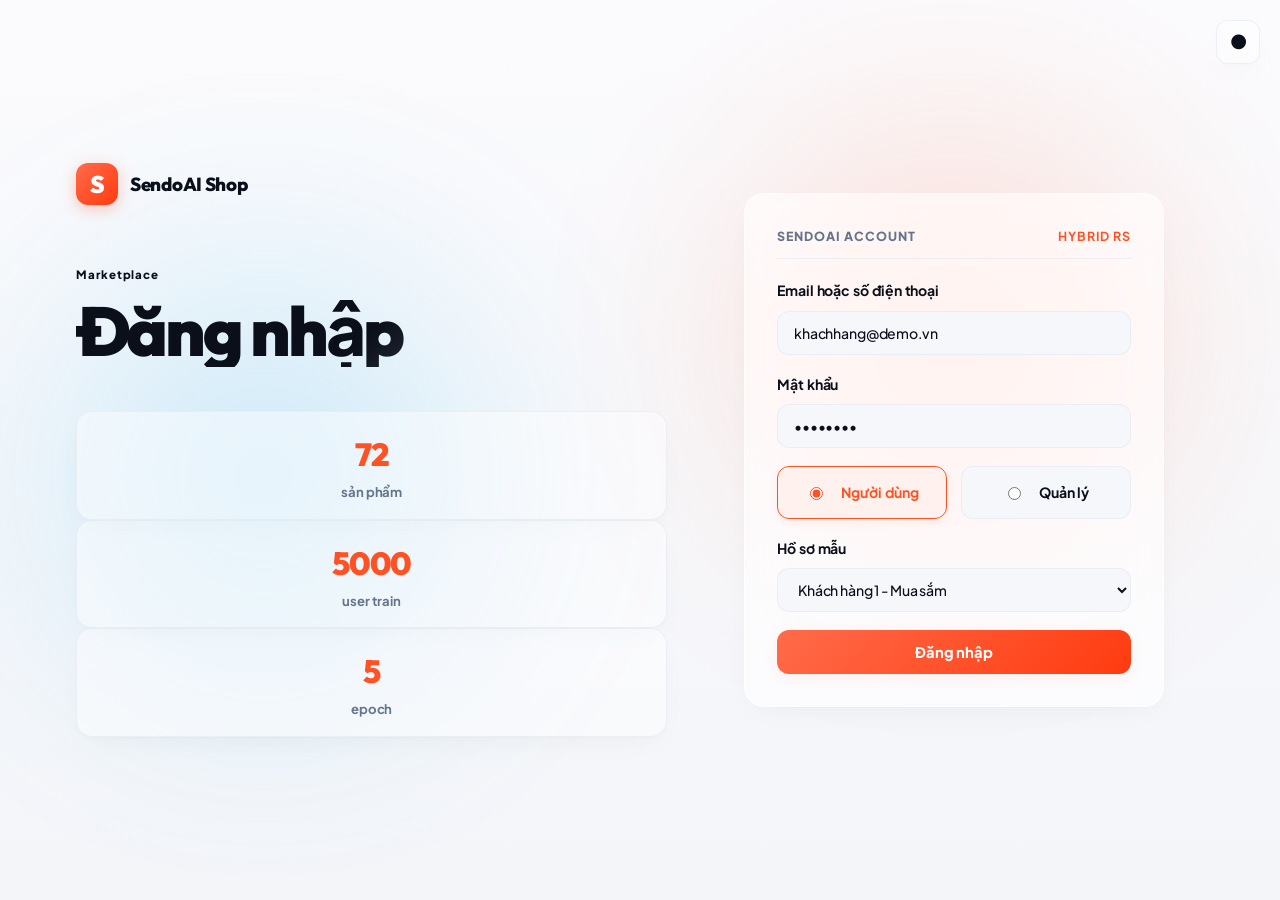
<file: index.html>
<!doctype html>
<html lang="vi">
  <head>
    <meta charset="UTF-8" />
    <meta name="viewport" content="width=device-width, initial-scale=1.0" />
    <title>Đăng nhập - SendoAI Shop</title>
    <link rel="preconnect" href="https://fonts.googleapis.com">
    <link rel="preconnect" href="https://fonts.gstatic.com" crossorigin>
    <link href="https://fonts.googleapis.com/css2?family=Inter:wght@300;400;500;600;700&family=Outfit:wght@400;500;600;700;800;900&display=swap" rel="stylesheet">
    <link rel="stylesheet" href="styles.css" />
  </head>
  <body class="login-page">
    <button class="theme-toggle" id="themeToggle" type="button" aria-label="Chuyển chế độ tối" style="position: fixed; top: 20px; right: 20px; z-index: 100;">●</button>
    <main class="login-screen">
      <section class="login-hero">
        <a class="brand login-brand" href="index.html" aria-label="SendoAI Shop">
          <span class="brand-logo">S</span>
          <span>SendoAI Shop</span>
        </a>
        <p class="eyebrow">Marketplace</p>
        <h1>Đăng nhập</h1>
        <div class="hero-stats">
          <div><strong id="statProducts">0</strong><span>sản phẩm</span></div>
          <div><strong id="statUsers">0</strong><span>user train</span></div>
          <div><strong>5</strong><span>epoch</span></div>
        </div>
      </section>

      <section class="login-card auth-page-card">
        <div class="login-card-header">
          <span>SendoAI Account</span>
          <strong>Hybrid RS</strong>
        </div>
        <form class="auth-form">
          <label>Email hoặc số điện thoại<input id="emailInput" type="text" value="khachhang@demo.vn" /></label>
          <label>Mật khẩu<input id="passwordInput" type="password" value="12345678" /></label>
          <div class="role-picker" aria-label="Chọn vai trò đăng nhập">
            <label><input type="radio" name="role" value="user" checked /> Người dùng</label>
            <label><input type="radio" name="role" value="admin" /> Quản lý</label>
          </div>
          <label>Hồ sơ mẫu<select id="profileSelect"></select></label>
          <button class="primary-button" id="submitLogin" type="button">Đăng nhập</button>
        </form>
      </section>
    </main>

    <div class="toast" id="toast" role="status" aria-live="polite"></div>
    <script src="model_data.js"></script>
    <script src="script.js"></script>
  </body>
</html>
</file>
<file: styles.css>
/* Aether Glass Design System for SendoAI Shop */
@import url('https://fonts.googleapis.com/css2?family=Plus+Jakarta+Sans:wght@300;400;500;600;700;800&family=Outfit:wght@400;500;600;700;800;900&display=swap');

:root {
  --font-header: 'Outfit', sans-serif;
  --font-body: 'Plus Jakarta Sans', sans-serif;
  
  /* Light Theme - Warm Alabaster Glass */
  --bg: #f5f7fb;
  --bg-gradient: linear-gradient(180deg, #fbfbfd 0%, #f3f5f9 100%);
  --surface: rgba(255, 255, 255, 0.45);
  --surface-solid: #ffffff;
  --surface-hover: rgba(255, 255, 255, 0.7);
  --ink: #0b0f19;
  --muted: #64748b;
  --line: rgba(226, 232, 240, 0.6);
  --primary: #ff5224;
  --primary-hover: #e0390f;
  --primary-light: #fff2ee;
  --primary-gradient: linear-gradient(135deg, #ff6b4a 0%, #ff3b0f 100%);
  --teal: #0ea5e9;
  --navy: #0f172a;
  --yellow: #f59e0b;
  --mint: #e0f2fe;
  --shadow: 0 10px 30px -10px rgba(15, 23, 42, 0.05), 0 1px 3px 0 rgba(15, 23, 42, 0.02);
  --shadow-hover: 0 20px 40px -15px rgba(255, 82, 36, 0.15);
  --glass-bg: rgba(255, 255, 255, 0.65);
  --glass-border: rgba(255, 255, 255, 0.6);
  --accent-glow: rgba(255, 82, 36, 0.08);
  --card-visual-gradient: linear-gradient(185deg, #fffcfb 0%, #f4f6fa 100%);
}

body.dark-theme {
  /* Dark Theme - Cyberpunk Obsidian */
  --bg: #070913;
  --bg-gradient: radial-gradient(circle at 50% 0%, #0d122c 0%, #070913 70%);
  --surface: rgba(13, 17, 34, 0.4);
  --surface-solid: #0d1122;
  --surface-hover: rgba(20, 26, 51, 0.65);
  --ink: #f1f5f9;
  --muted: #94a3b8;
  --line: rgba(255, 255, 255, 0.07);
  --primary: #ff603b;
  --primary-hover: #ff7d5e;
  --primary-light: rgba(255, 96, 59, 0.12);
  --primary-gradient: linear-gradient(135deg, #ff8c6b 0%, #ff4b2b 100%);
  --teal: #38bdf8;
  --navy: #1e293b;
  --yellow: #fbbf24;
  --mint: rgba(56, 189, 248, 0.12);
  --shadow: 0 20px 40px -15px rgba(0, 0, 0, 0.6);
  --shadow-hover: 0 20px 40px -10px rgba(255, 96, 59, 0.22);
  --glass-bg: rgba(9, 12, 26, 0.65);
  --glass-border: rgba(255, 255, 255, 0.06);
  --accent-glow: rgba(255, 96, 59, 0.18);
  --card-visual-gradient: linear-gradient(185deg, #0e122b 0%, #070913 100%);
}

* {
  box-sizing: border-box;
}

main,
section,
article,
aside,
form,
img,
.hero > *,
.topbar > *,
.recommendation-shell > *,
.training-panel > * {
  min-width: 0;
}

html {
  scroll-behavior: smooth;
}

body {
  margin: 0;
  overflow-x: hidden;
  background: var(--bg);
  background-image: var(--bg-gradient);
  color: var(--ink);
  font-family: var(--font-body);
  line-height: 1.6;
  -webkit-font-smoothing: antialiased;
  -moz-osx-font-smoothing: grayscale;
  text-rendering: optimizeLegibility;
  min-height: 100vh;
  position: relative;
  transition: background-color 0.3s ease, color 0.3s ease;
}

/* Ambient glow blobs */
body::before,
body::after {
  content: '';
  position: absolute;
  width: 400px;
  height: 400px;
  border-radius: 50%;
  filter: blur(120px);
  z-index: -1;
  pointer-events: none;
  opacity: 0.18;
}

body::before {
  top: 15%;
  right: 10%;
  background: #ff5224;
}

body::after {
  bottom: 25%;
  left: 5%;
  background: #0ea5e9;
}

/* Scrollbar customization */
::-webkit-scrollbar {
  width: 8px;
  height: 8px;
}
::-webkit-scrollbar-track {
  background: transparent;
}
::-webkit-scrollbar-thumb {
  background: var(--line);
  border-radius: 99px;
}
::-webkit-scrollbar-thumb:hover {
  background: var(--muted);
}

button,
input,
select {
  font: inherit;
  outline: none;
}

button {
  cursor: pointer;
  transition: all 0.25s cubic-bezier(0.16, 1, 0.3, 1);
}

a {
  color: inherit;
  text-decoration: none;
}

/* Premium Navigation Glassmorphism Header */
.topbar {
  position: sticky;
  top: 0;
  z-index: 50;
  display: grid;
  grid-template-columns: auto minmax(220px, 450px) 1fr auto auto auto;
  align-items: center;
  gap: 20px;
  min-height: 76px;
  padding: 12px clamp(18px, 4vw, 56px);
  background: var(--glass-bg);
  backdrop-filter: blur(20px) saturate(180%);
  -webkit-backdrop-filter: blur(20px) saturate(180%);
  border-bottom: 1px solid var(--glass-border);
  color: var(--ink);
  box-shadow: 0 4px 30px rgba(0, 0, 0, 0.03);
}

.brand {
  display: inline-flex;
  align-items: center;
  gap: 12px;
  font-family: var(--font-header);
  font-weight: 900;
  font-size: 1.35rem;
  letter-spacing: -0.02em;
}

.brand-logo {
  display: grid;
  place-items: center;
  width: 42px;
  height: 42px;
  border-radius: 12px;
  background: var(--primary-gradient);
  color: white !important;
  font-weight: 900;
  font-size: 1.5rem;
  box-shadow: 0 4px 15px rgba(255, 82, 36, 0.3);
}

/* Premium Search Pill */
.search {
  display: flex;
  align-items: center;
  gap: 10px;
  min-height: 46px;
  padding: 0 18px;
  border-radius: 99px;
  background: rgba(0, 0, 0, 0.02);
  border: 1px solid var(--line);
  color: var(--muted);
  transition: all 0.25s cubic-bezier(0.16, 1, 0.3, 1);
}

.dark-theme .search {
  background: rgba(255, 255, 255, 0.03);
}

.search:focus-within {
  border-color: var(--primary);
  background: var(--surface-solid);
  box-shadow: 0 0 0 4px var(--accent-glow);
  color: var(--primary);
}

.search input {
  width: 100%;
  border: 0;
  background: transparent;
  color: var(--ink);
  font-weight: 500;
}

.search input::placeholder {
  color: var(--muted);
  opacity: 0.7;
}

.nav-links {
  display: flex;
  justify-content: flex-end;
  gap: 12px;
}

.nav-links a {
  padding: 8px 16px;
  border-radius: 99px;
  color: var(--muted);
  font-weight: 600;
  font-size: 0.92rem;
  transition: all 0.2s;
}

.nav-links a:hover {
  color: var(--ink);
  background: rgba(0, 0, 0, 0.03);
}

.dark-theme .nav-links a:hover {
  background: rgba(255, 255, 255, 0.04);
}

.nav-links a.active {
  color: var(--primary);
  background: var(--primary-light);
}

/* Theme Switcher Button */
.theme-toggle {
  background: var(--surface);
  border: 1px solid var(--line);
  border-radius: 12px;
  width: 44px;
  height: 44px;
  display: grid;
  place-items: center;
  color: var(--ink);
  font-size: 1.2rem;
  box-shadow: var(--shadow);
}

.theme-toggle:hover {
  background: var(--surface-hover);
  border-color: var(--primary);
  color: var(--primary);
  transform: scale(1.05) rotate(15deg);
}

/* UI Buttons */
.ghost-button,
.cart-button,
.primary-button,
.secondary-button {
  min-height: 44px;
  padding: 0 20px;
  border-radius: 12px;
  font-weight: 700;
  font-size: 0.92rem;
  display: inline-flex;
  align-items: center;
  justify-content: center;
  gap: 8px;
}

.ghost-button {
  border: 1px solid var(--line);
  background: var(--surface);
  color: var(--ink);
  box-shadow: var(--shadow);
}

.ghost-button:hover {
  background: var(--surface-hover);
  border-color: var(--primary);
  color: var(--primary);
  transform: translateY(-1px);
}

.cart-button {
  border: 0;
  background: var(--navy);
  color: white;
  box-shadow: 0 4px 15px rgba(15, 23, 42, 0.15);
}

.cart-button:hover {
  transform: translateY(-2px);
  box-shadow: 0 6px 20px rgba(15, 23, 42, 0.25);
}

.cart-button strong {
  display: grid;
  place-items: center;
  min-width: 24px;
  height: 24px;
  border-radius: 50%;
  background: var(--primary-gradient);
  color: white;
  font-size: 0.75rem;
  font-weight: 800;
  box-shadow: 0 2px 6px rgba(255, 82, 36, 0.2);
}

.primary-button {
  border: 0;
  background: var(--primary-gradient);
  color: white;
  box-shadow: 0 4px 16px var(--accent-glow);
}

.primary-button:hover {
  transform: translateY(-2px);
  box-shadow: var(--shadow-hover);
}

.secondary-button {
  border: 1px solid var(--line);
  background: var(--surface-solid);
  color: var(--ink);
  box-shadow: var(--shadow);
}

.secondary-button:hover {
  background: var(--bg);
  border-color: var(--muted);
  transform: translateY(-1px);
}

.full-width {
  width: 100%;
}

/* Hero Section */
.hero {
  display: grid;
  grid-template-columns: minmax(0, 1.15fr) minmax(320px, 0.85fr);
  gap: clamp(32px, 6vw, 84px);
  align-items: center;
  padding: clamp(64px, 8vw, 108px) clamp(18px, 5vw, 72px);
  border-bottom: 1px solid var(--line);
}

.hero-copy {
  max-width: 760px;
}

h1 {
  margin: 0 0 20px;
  font-family: var(--font-header);
  font-weight: 900;
  font-size: clamp(2.4rem, 6vw, 4rem);
  line-height: 1.08;
  letter-spacing: -0.03em;
  background: linear-gradient(135deg, var(--ink) 50%, var(--muted) 100%);
  -webkit-background-clip: text;
  -webkit-text-fill-color: transparent;
}

.dark-theme h1 {
  background: linear-gradient(135deg, #ffffff 40%, #94a3b8 100%);
  -webkit-background-clip: text;
  -webkit-text-fill-color: transparent;
}

.hero-copy p {
  font-size: 1.15rem;
  color: var(--muted);
  margin: 0;
  max-width: 620px;
  font-weight: 500;
}

.hero-actions {
  display: flex;
  flex-wrap: wrap;
  gap: 16px;
  margin-top: 36px;
}

/* Category Strip */
.category-strip {
  display: grid;
  grid-template-columns: repeat(6, minmax(0, 1fr));
  gap: 18px;
  padding: 28px clamp(18px, 5vw, 72px);
  background: var(--surface-solid);
  border-bottom: 1px solid var(--line);
  overflow-x: auto;
}

.category-card {
  display: flex;
  align-items: center;
  gap: 14px;
  padding: 16px 20px;
  border-radius: 16px;
  background: var(--bg);
  border: 1px solid var(--line);
  text-align: left;
  transition: all 0.3s cubic-bezier(0.16, 1, 0.3, 1);
}

.category-card:hover {
  transform: translateY(-4px);
  border-color: var(--primary);
  background: var(--surface-solid);
  box-shadow: var(--shadow-hover);
}

.category-card span {
  display: grid;
  place-items: center;
  width: 44px;
  height: 44px;
  border-radius: 10px;
  background: var(--primary-light);
  color: var(--primary);
  font-size: 1.4rem;
  font-weight: 800;
  box-shadow: 0 4px 10px rgba(255, 82, 36, 0.08);
}

.category-card div {
  display: flex;
  flex-direction: column;
}

.category-card strong {
  color: var(--ink);
  font-size: 1rem;
  font-weight: 700;
  font-family: var(--font-header);
}

.category-card small {
  color: var(--muted);
  font-size: 0.8rem;
  font-weight: 500;
}

/* Section Layouts */
.section {
  padding: 80px clamp(18px, 5vw, 72px);
  max-width: 1400px;
  margin: 0 auto;
}

.soft-section {
  background: var(--surface);
  border-top: 1px solid var(--line);
  border-bottom: 1px solid var(--line);
  max-width: 100%;
}

.section-heading {
  display: flex;
  justify-content: space-between;
  align-items: flex-end;
  gap: 28px;
  margin-bottom: 44px;
  border-bottom: 1px solid var(--line);
  padding-bottom: 20px;
}

.section-heading h2 {
  margin: 0;
  font-family: var(--font-header);
  font-weight: 800;
  font-size: 2.1rem;
  letter-spacing: -0.02em;
}

/* Recommendation Shell Layout */
.recommendation-shell {
  display: grid;
  grid-template-columns: 340px minmax(0, 1fr);
  gap: 32px;
}

.profile-panel {
  background: var(--glass-bg);
  backdrop-filter: blur(20px) saturate(180%);
  -webkit-backdrop-filter: blur(20px) saturate(180%);
  border: 1px solid var(--glass-border);
  padding: 30px;
  border-radius: 20px;
  box-shadow: var(--shadow);
  height: fit-content;
  position: sticky;
  top: 110px;
}

.profile-panel h3 {
  margin: 0 0 12px;
  font-family: var(--font-header);
  font-weight: 800;
  font-size: 1.3rem;
}

.profile-panel p {
  font-size: 0.95rem;
  margin-bottom: 24px;
  color: var(--muted);
}

.weight-control {
  background: var(--bg);
  padding: 20px;
  border-radius: 16px;
  border: 1px solid var(--line);
  margin-bottom: 24px;
  box-shadow: inset 0 2px 4px rgba(0,0,0,0.01);
}

.weight-control div {
  display: flex;
  justify-content: space-between;
  margin-bottom: 12px;
  font-size: 0.88rem;
  font-weight: 600;
  color: var(--muted);
}

.weight-control strong {
  color: var(--primary);
  font-weight: 800;
  font-family: var(--font-header);
  font-size: 1rem;
}

.weight-control input[type="range"] {
  width: 100%;
  accent-color: var(--primary);
  cursor: pointer;
  height: 6px;
  border-radius: 99px;
  background: var(--line);
}

/* Slider Custom Track */
.weight-control input[type="range"]::-webkit-slider-runnable-track {
  height: 6px;
  border-radius: 99px;
}
.weight-control input[type="range"]::-webkit-slider-thumb {
  width: 18px;
  height: 18px;
  margin-top: -6px;
  background: var(--primary);
  border-radius: 50%;
  box-shadow: 0 2px 6px rgba(0, 0, 0, 0.2);
}

.formula {
  background: var(--primary-light);
  border: 1px solid rgba(255, 110, 74, 0.1);
  padding: 18px;
  border-radius: 16px;
  font-size: 0.88rem;
  box-shadow: 0 4px 10px rgba(255, 82, 36, 0.02);
}

.formula span {
  display: block;
  text-transform: uppercase;
  font-size: 0.72rem;
  font-weight: 800;
  letter-spacing: 0.08em;
  color: var(--primary);
  margin-bottom: 6px;
}

.formula strong {
  color: var(--ink);
  font-family: monospace;
  font-size: 1rem;
  font-weight: 700;
  letter-spacing: -0.01em;
}

/* Product Cards Grid System */
.product-grid {
  display: grid;
  grid-template-columns: repeat(4, minmax(0, 1fr));
  gap: 24px;
}

.recommendation-grid {
  grid-template-columns: repeat(3, minmax(0, 1fr));
}

.compact-grid {
  grid-template-columns: repeat(5, minmax(0, 1fr));
  gap: 16px;
}

/* Premium Card Overhaul */
.product-card {
  background: var(--glass-bg);
  backdrop-filter: blur(14px);
  -webkit-backdrop-filter: blur(14px);
  border: 1px solid var(--glass-border);
  border-radius: 20px;
  overflow: hidden;
  box-shadow: var(--shadow);
  display: flex;
  flex-direction: column;
  transition: transform 0.35s cubic-bezier(0.34, 1.56, 0.64, 1), box-shadow 0.35s, border-color 0.35s;
}

.product-card:hover {
  transform: translateY(-8px);
  border-color: var(--primary);
  box-shadow: var(--shadow-hover);
}

.product-visual {
  position: relative;
  aspect-ratio: 1.3 / 1;
  border: 0;
  display: grid;
  place-items: center;
  color: white;
  width: 100%;
  cursor: pointer;
  background-image: var(--card-visual-gradient);
  border-bottom: 1px solid var(--line);
}

.product-visual::after {
  content: '';
  position: absolute;
  inset: 0;
  background: linear-gradient(180deg, transparent 50%, rgba(7, 9, 19, 0.5));
  opacity: 0;
  transition: opacity 0.3s;
}

.product-card:hover .product-visual::after {
  opacity: 1;
}

.product-visual span {
  font-size: 3.2rem;
  z-index: 2;
  transition: transform 0.4s cubic-bezier(0.175, 0.885, 0.32, 1.275);
}

.product-card:hover .product-visual span {
  transform: scale(1.2) rotate(3deg);
}

.product-visual small {
  position: absolute;
  bottom: 14px;
  left: 16px;
  z-index: 3;
  padding: 4px 12px;
  border-radius: 20px;
  background: rgba(11, 15, 25, 0.65);
  backdrop-filter: blur(8px);
  -webkit-backdrop-filter: blur(8px);
  color: white;
  font-size: 0.72rem;
  font-weight: 700;
  letter-spacing: 0.02em;
  border: 1px solid rgba(255, 255, 255, 0.1);
  opacity: 0;
  transform: translateY(6px);
  transition: all 0.3s ease;
}

.product-card:hover .product-visual small {
  opacity: 1;
  transform: translateY(0);
}

.product-info {
  padding: 20px;
  display: flex;
  flex-direction: column;
  flex: 1;
}

.product-meta {
  display: flex;
  justify-content: space-between;
  align-items: center;
  font-size: 0.8rem;
  font-weight: 700;
  color: var(--muted);
  margin-bottom: 10px;
}

.product-meta span {
  text-transform: uppercase;
  letter-spacing: 0.05em;
}

.product-meta strong {
  color: var(--yellow);
  font-size: 0.88rem;
  display: flex;
  align-items: center;
  gap: 3px;
}

.product-info h3 {
  margin: 0 0 12px;
  font-size: 1.05rem;
  font-weight: 700;
  color: var(--ink);
  line-height: 1.45;
  height: 2.9em;
  display: -webkit-box;
  -webkit-line-clamp: 2;
  -webkit-box-orient: vertical;
  overflow: hidden;
  text-overflow: ellipsis;
}

.price {
  font-size: 1.25rem;
  font-weight: 800;
  color: var(--primary);
  margin: 0 0 16px;
  font-family: var(--font-header);
}

/* Hybrid Recommender Scores Panel in Cards */
.score-chips {
  display: flex;
  gap: 8px;
  margin-bottom: 12px;
}

.score-chips span {
  font-size: 0.75rem;
  padding: 4px 10px;
  border-radius: 8px;
  font-weight: 700;
  background: var(--primary-light);
  color: var(--primary);
}

.score-bar {
  background: var(--line);
  height: 6px;
  border-radius: 99px;
  overflow: hidden;
  margin-bottom: 8px;
}

.score-bar span {
  display: block;
  height: 100%;
  border-radius: inherit;
  background: var(--primary-gradient);
  transition: width 0.8s cubic-bezier(0.34, 1.56, 0.64, 1);
}

.score-row {
  display: flex;
  justify-content: space-between;
  font-size: 0.78rem;
  color: var(--muted);
  font-weight: 600;
  margin-bottom: 18px;
}

.score-row strong {
  color: var(--ink);
  font-weight: 700;
}

.card-actions {
  display: grid;
  grid-template-columns: 1fr auto;
  gap: 10px;
  margin-top: auto;
}

.card-actions button {
  min-height: 40px;
  border-radius: 10px;
  font-weight: 700;
  font-size: 0.88rem;
}

.card-actions button:first-child {
  border: 0;
  background: var(--primary-gradient);
  color: white;
  box-shadow: 0 2px 8px var(--accent-glow);
}

.card-actions button:first-child:hover {
  box-shadow: 0 4px 12px var(--accent-glow);
  opacity: 0.95;
}

.card-actions button:last-child {
  border: 1px solid var(--line);
  background: var(--surface-solid);
  color: var(--ink);
  width: 40px;
  padding: 0;
  display: grid;
  place-items: center;
  box-shadow: var(--shadow);
}

.card-actions button:last-child:hover {
  background: var(--bg);
  border-color: var(--muted);
}

/* Category & User Selector Tabs styling */
.profile-tabs,
.filter-tabs {
  display: flex;
  gap: 10px;
  flex-wrap: wrap;
}

.profile-tabs button,
.filter-tabs button {
  min-height: 40px;
  padding: 0 20px;
  border-radius: 99px;
  border: 1px solid var(--line);
  background: var(--surface-solid);
  color: var(--muted);
  font-weight: 700;
  font-size: 0.9rem;
  box-shadow: var(--shadow);
}

.profile-tabs button:hover,
.filter-tabs button:hover {
  color: var(--ink);
  border-color: var(--muted);
}

.profile-tabs button.active,
.filter-tabs button.active {
  background: var(--primary-gradient);
  border-color: var(--primary);
  color: white;
  box-shadow: var(--shadow-hover);
}

/* User Card in Hero */
.login-card {
  background: var(--glass-bg);
  backdrop-filter: blur(20px) saturate(180%);
  -webkit-backdrop-filter: blur(20px) saturate(180%);
  border: 1px solid var(--glass-border);
  box-shadow: var(--shadow);
  padding: 32px;
  border-radius: 20px;
  max-width: 420px;
  width: 100%;
}

.login-card h3 {
  font-family: var(--font-header);
  font-weight: 900;
  font-size: 1.4rem;
  margin: 0 0 10px;
}

.login-card-header {
  display: flex;
  justify-content: space-between;
  align-items: center;
  font-size: 0.78rem;
  color: var(--muted);
  text-transform: uppercase;
  font-weight: 800;
  letter-spacing: 0.08em;
  margin-bottom: 20px;
  border-bottom: 1px solid var(--line);
  padding-bottom: 12px;
}

.login-card-header strong {
  color: var(--primary);
}

.tag-list {
  display: flex;
  flex-wrap: wrap;
  gap: 8px;
  margin-top: 20px;
}

.tag-list span {
  padding: 6px 12px;
  border-radius: 8px;
  font-size: 0.8rem;
  background: var(--primary-light);
  color: var(--primary);
  font-weight: 700;
}

/* Drawer Cart style */
.cart-drawer {
  position: fixed;
  top: 0;
  right: 0;
  z-index: 100;
  display: flex;
  flex-direction: column;
  width: min(440px, 100vw);
  height: 100vh;
  padding: 28px;
  border-left: 1px solid var(--line);
  background: var(--surface-solid);
  box-shadow: var(--shadow);
  transform: translateX(105%);
  transition: transform 0.4s cubic-bezier(0.16, 1, 0.3, 1);
}

.cart-drawer.open {
  transform: translateX(0);
}

.cart-head {
  display: flex;
  justify-content: space-between;
  align-items: center;
  margin-bottom: 28px;
  border-bottom: 1px solid var(--line);
  padding-bottom: 16px;
}

.cart-head h2 {
  margin: 0;
  font-family: var(--font-header);
  font-weight: 800;
}

.cart-head button {
  width: 40px;
  height: 40px;
  border-radius: 50%;
  border: 1px solid var(--line);
  background: transparent;
  color: var(--ink);
  font-size: 1.3rem;
  display: grid;
  place-items: center;
}

.cart-head button:hover {
  background: var(--bg);
  border-color: var(--muted);
}

.cart-items {
  display: flex;
  flex-direction: column;
  gap: 14px;
  flex: 1;
  overflow-y: auto;
  padding-right: 6px;
}

.cart-item {
  display: flex;
  justify-content: space-between;
  align-items: center;
  padding: 14px;
  border-radius: 12px;
  background: var(--bg);
  border: 1px solid var(--line);
  transition: border-color 0.2s;
}

.cart-item:hover {
  border-color: var(--primary);
}

.cart-item div {
  display: flex;
  flex-direction: column;
}

.cart-item strong {
  font-size: 0.95rem;
  color: var(--ink);
}

.cart-item span {
  font-size: 0.78rem;
  color: var(--muted);
  font-weight: 500;
}

.cart-total {
  display: flex;
  justify-content: space-between;
  align-items: center;
  padding: 20px 0;
  border-top: 1px solid var(--line);
  margin-top: 20px;
  font-size: 1.1rem;
  font-weight: 600;
}

.cart-total strong {
  color: var(--primary);
  font-size: 1.45rem;
  font-weight: 900;
  font-family: var(--font-header);
}

/* Toast styling */
.toast {
  position: fixed;
  left: 50%;
  bottom: 30px;
  z-index: 200;
  max-width: min(480px, calc(100vw - 32px));
  padding: 14px 24px;
  border-radius: 99px;
  background: var(--navy);
  color: white;
  font-weight: 600;
  font-size: 0.92rem;
  box-shadow: 0 10px 40px rgba(0, 0, 0, 0.25);
  opacity: 0;
  transform: translate(-50%, 20px);
  transition: all 0.35s cubic-bezier(0.175, 0.885, 0.32, 1.275);
  pointer-events: none;
  border: 1px solid rgba(255,255,255,0.08);
}

.toast.show {
  opacity: 1;
  transform: translate(-50%, 0);
}

/* Model & Epoch Report Dashboard */
.model-section {
  border-top: 1px solid var(--line);
}

.training-panel {
  display: grid;
  grid-template-columns: 1.25fr 0.75fr;
  gap: 40px;
  background: var(--glass-bg);
  border: 1px solid var(--glass-border);
  padding: 36px;
  border-radius: 20px;
  box-shadow: var(--shadow);
}

.training-panel h3 {
  margin: 0 0 24px;
  font-family: var(--font-header);
  font-weight: 800;
  font-size: 1.25rem;
}

.epoch-bars {
  display: flex;
  flex-direction: column;
  gap: 14px;
}

.epoch-row {
  display: grid;
  grid-template-columns: 88px minmax(0, 1fr) 74px;
  align-items: center;
  gap: 20px;
  font-size: 0.9rem;
}

.epoch-row span {
  font-weight: 700;
  color: var(--muted);
}

.epoch-track {
  height: 10px;
  background: var(--line);
  border-radius: 99px;
  overflow: hidden;
  box-shadow: inset 0 1px 3px rgba(0,0,0,0.05);
}

.epoch-track span {
  display: block;
  height: 100%;
  background: linear-gradient(90deg, #0284c7, #38bdf8);
  border-radius: inherit;
  transition: width 1s cubic-bezier(0.34, 1.56, 0.64, 1);
}

.epoch-row strong {
  text-align: right;
  font-family: monospace;
  font-size: 1rem;
  font-weight: 700;
  color: var(--ink);
}

.metric-list {
  display: flex;
  flex-direction: column;
  justify-content: center;
  gap: 18px;
}

.metric-list div {
  display: flex;
  justify-content: space-between;
  align-items: center;
  padding: 18px 24px;
  background: var(--bg);
  border: 1px solid var(--line);
  border-radius: 16px;
  transition: all 0.3s;
}

.metric-list div:hover {
  border-color: var(--teal);
  box-shadow: var(--shadow);
}

.metric-list span {
  font-size: 0.95rem;
  color: var(--muted);
  font-weight: 700;
}

.metric-list strong {
  font-size: 1.55rem;
  color: #0284c7;
  font-weight: 900;
  font-family: var(--font-header);
}

/* Admin Dashboard layout */
.admin-section {
  background-image: radial-gradient(circle at 90% 10%, rgba(14, 165, 233, 0.08), transparent 30%), var(--bg-gradient);
}

.admin-grid {
  display: grid;
  grid-template-columns: repeat(4, minmax(0, 1fr));
  gap: 24px;
  margin-bottom: 40px;
}

.admin-grid article {
  background: var(--glass-bg);
  border: 1px solid var(--glass-border);
  padding: 24px;
  border-radius: 18px;
  box-shadow: var(--shadow);
  display: flex;
  flex-direction: column;
}

.admin-grid article span {
  font-size: 0.85rem;
  color: var(--muted);
  text-transform: uppercase;
  font-weight: 800;
  letter-spacing: 0.06em;
  margin-bottom: 10px;
}

.admin-grid article strong {
  font-size: 2.4rem;
  font-weight: 900;
  color: var(--ink);
  line-height: 1.1;
  font-family: var(--font-header);
}

.admin-grid article small {
  font-size: 0.8rem;
  color: var(--muted);
  margin-top: 8px;
  font-weight: 500;
}

.admin-layout {
  display: grid;
  grid-template-columns: repeat(3, minmax(0, 1fr));
  gap: 28px;
}

.admin-panel {
  background: var(--glass-bg);
  border: 1px solid var(--glass-border);
  padding: 28px;
  border-radius: 20px;
  box-shadow: var(--shadow);
  display: flex;
  flex-direction: column;
  position: relative;
}

.admin-panel h3 {
  margin: 0 0 12px;
  font-family: var(--font-header);
  font-weight: 800;
  font-size: 1.25rem;
}

.admin-panel p {
  font-size: 0.9rem;
  color: var(--muted);
  margin-bottom: 24px;
}

.admin-table {
  display: flex;
  flex-direction: column;
  gap: 12px;
  overflow-y: auto;
  max-height: 380px;
  padding-right: 6px;
}

.admin-row {
  display: grid;
  grid-template-columns: 32px minmax(0, 1fr) 95px 50px;
  align-items: center;
  gap: 12px;
  padding: 12px 14px;
  background: var(--bg);
  border: 1px solid var(--line);
  border-radius: 10px;
  font-size: 0.85rem;
  transition: all 0.2s;
}

.admin-row:hover {
  border-color: var(--primary);
  background: var(--surface-solid);
}

.admin-row span {
  display: grid;
  place-items: center;
  width: 24px;
  height: 24px;
  border-radius: 50%;
  background: var(--line);
  color: var(--muted);
  font-weight: 700;
  font-size: 0.75rem;
}

.admin-row strong {
  font-weight: 700;
  color: var(--ink);
  white-space: nowrap;
  overflow: hidden;
  text-overflow: ellipsis;
}

.admin-row em {
  font-style: normal;
  color: var(--muted);
  text-align: right;
  font-weight: 500;
}

.admin-row b {
  font-weight: 800;
  color: var(--primary);
  text-align: right;
  font-family: var(--font-header);
}

/* Training Loader State */
.loading-overlay {
  display: none;
  position: absolute;
  inset: 0;
  background: rgba(255, 255, 255, 0.75);
  backdrop-filter: blur(8px);
  -webkit-backdrop-filter: blur(8px);
  z-index: 10;
  place-items: center;
  border-radius: inherit;
}

.dark-theme .loading-overlay {
  background: rgba(7, 9, 19, 0.85);
}

.loading-overlay.active {
  display: grid;
}

.spinner {
  width: 40px;
  height: 40px;
  border: 4px solid var(--line);
  border-top-color: var(--primary);
  border-radius: 50%;
  animation: spin 0.8s cubic-bezier(0.5, 0, 0.5, 1) infinite;
}

@keyframes spin {
  to { transform: rotate(360deg); }
}

/* Login Page specific card forms */
.login-screen {
  display: grid;
  grid-template-columns: minmax(0, 1.1fr) minmax(320px, 460px);
  align-items: center;
  gap: clamp(32px, 6vw, 84px);
  min-height: 100vh;
  padding: clamp(28px, 6vw, 76px);
}

.login-hero {
  max-width: 760px;
}

.login-brand {
  margin-bottom: 48px;
}

.auth-form {
  display: flex;
  flex-direction: column;
  gap: 18px;
}

.auth-form label {
  display: flex;
  flex-direction: column;
  gap: 8px;
  font-size: 0.88rem;
  font-weight: 700;
  color: var(--ink);
}

.auth-form input[type="text"],
.auth-form input[type="password"],
.auth-form select {
  height: 44px;
  padding: 0 16px;
  border-radius: 12px;
  border: 1px solid var(--line);
  background: var(--bg);
  color: var(--ink);
  font-weight: 500;
  transition: all 0.25s;
}

.auth-form input[type="text"]:focus,
.auth-form input[type="password"]:focus,
.auth-form select:focus {
  border-color: var(--primary);
  background: var(--surface-solid);
  box-shadow: 0 0 0 3px var(--accent-glow);
}

.role-picker {
  display: grid;
  grid-template-columns: 1fr 1fr;
  gap: 14px;
}

.role-picker label {
  flex-direction: row;
  align-items: center;
  justify-content: center;
  padding: 14px;
  border: 1px solid var(--line);
  border-radius: 12px;
  background: var(--bg);
  cursor: pointer;
  transition: all 0.25s cubic-bezier(0.16, 1, 0.3, 1);
}

.role-picker input[type="radio"] {
  accent-color: var(--primary);
  margin-right: 10px;
}

.role-picker label:has(input[type="radio"]:checked) {
  border-color: var(--primary);
  background: var(--primary-light);
  color: var(--primary);
  box-shadow: 0 4px 10px var(--accent-glow);
}

/* Stats in Login Page */
.hero-stats {
  grid-template-columns: repeat(3, minmax(0, 1fr));
  margin-top: 44px;
}

.hero-stats div {
  padding: 16px;
  background: var(--surface);
  border: 1px solid var(--line);
  border-radius: 16px;
  text-align: center;
  display: flex;
  flex-direction: column;
  box-shadow: var(--shadow);
}

.hero-stats strong {
  font-size: 2rem;
  font-weight: 900;
  color: var(--primary);
  font-family: var(--font-header);
}

.hero-stats span {
  font-size: 0.82rem;
  color: var(--muted);
  font-weight: 700;
}

/* Responsive styles */
@media (max-width: 1100px) {
  .topbar {
    grid-template-columns: auto minmax(200px, 1fr) auto auto;
  }

  .nav-links {
    display: none;
  }

  .hero,
  .login-screen,
  .recommendation-shell,
  .training-panel,
  .admin-layout {
    grid-template-columns: 1fr;
  }

  .category-strip {
    grid-template-columns: repeat(3, minmax(0, 1fr));
  }

  .product-grid {
    grid-template-columns: repeat(2, minmax(0, 1fr));
  }

  .compact-grid {
    grid-template-columns: repeat(3, minmax(0, 1fr));
  }
}

@media (max-width: 720px) {
  .topbar {
    display: flex;
    flex-wrap: wrap;
    padding: 12px 18px;
  }

  .brand {
    max-width: calc(100% - 100px);
  }

  .search {
    flex: 1 0 100%;
    order: 5;
  }

  .ghost-button {
    display: none;
  }

  .cart-button {
    position: fixed;
    bottom: 24px;
    right: 24px;
    z-index: 45;
    box-shadow: 0 4px 20px rgba(0, 0, 0, 0.3);
    border-radius: 50%;
    width: 56px;
    height: 56px;
    padding: 0;
    justify-content: center;
    background: var(--primary-gradient);
  }

  .cart-button span {
    display: none;
  }

  .cart-button strong {
    min-width: 22px;
    height: 22px;
    background: white;
    color: var(--primary);
  }

  .category-strip {
    grid-template-columns: repeat(2, minmax(0, 1fr));
    padding: 18px;
  }

  .product-grid,
  .compact-grid,
  .admin-grid {
    grid-template-columns: 1fr;
  }

  .training-panel {
    grid-template-columns: 1fr;
    padding: 24px;
  }

  .login-screen {
    padding: 24px;
  }

  .hero {
    padding: 48px 24px;
  }

  .section {
    padding: 48px 24px;
  }

  .admin-row {
    grid-template-columns: 32px minmax(0, 1fr) 50px;
  }

  .admin-row em {
    display: none;
  }
}

/* Typography polish */
:root {
  --font-header: 'Outfit', 'Plus Jakarta Sans', system-ui, sans-serif;
  --font-body: 'Plus Jakarta Sans', Inter, system-ui, -apple-system, BlinkMacSystemFont, "Segoe UI", sans-serif;
}

body {
  font-size: 15.5px;
  font-weight: 450;
  line-height: 1.65;
  letter-spacing: -0.005em;
}

.brand {
  font-size: 1.18rem;
  font-weight: 800;
  letter-spacing: -0.015em;
}

.eyebrow {
  font-family: var(--font-body);
  font-size: 0.72rem;
  font-weight: 800;
  letter-spacing: 0.08em;
}

h1 {
  font-size: clamp(2.4rem, 5.4vw, 4.6rem);
  font-weight: 850;
  line-height: 1.04;
  letter-spacing: -0.045em;
}

.section-heading h2,
h2 {
  font-family: var(--font-header);
  font-size: clamp(1.55rem, 2.6vw, 2.35rem);
  font-weight: 780;
  line-height: 1.14;
  letter-spacing: -0.03em;
}

h3,
.profile-panel h3,
.login-card h3,
.admin-panel h3,
.training-panel h3,
.cart-head h2 {
  font-family: var(--font-header);
  font-weight: 760;
  letter-spacing: -0.02em;
}

.hero-copy p,
.section-note,
.profile-panel p,
.admin-panel p,
.auth-copy p,
.login-card p {
  font-size: 0.98rem;
  font-weight: 450;
  line-height: 1.75;
}

.primary-button,
.secondary-button,
.ghost-button,
.cart-button,
.card-actions button,
.profile-tabs button,
.filter-tabs button {
  font-family: var(--font-body);
  font-weight: 750;
  letter-spacing: -0.01em;
}

.product-info h3 {
  font-family: var(--font-body);
  font-size: 0.98rem;
  font-weight: 700;
  line-height: 1.42;
  letter-spacing: -0.015em;
}

.price {
  font-family: var(--font-header);
  font-size: 1.18rem;
  font-weight: 800;
  letter-spacing: -0.02em;
}

.product-meta,
.score-row,
.score-chips span,
.category-card small,
.admin-row em,
.cart-item span {
  font-size: 0.78rem;
  font-weight: 600;
}

.admin-grid article strong,
.hero-stats strong,
.metric-list strong,
.cart-total strong {
  font-family: var(--font-header);
  font-weight: 850;
  letter-spacing: -0.035em;
}

.admin-row strong,
.category-card strong,
.cart-item strong {
  font-weight: 720;
  letter-spacing: -0.015em;
}

input,
select,
.search input {
  font-weight: 500;
  letter-spacing: -0.01em;
}

@media (max-width: 720px) {
  body {
    font-size: 15px;
  }

  h1 {
    font-size: clamp(1.85rem, 9.2vw, 2.35rem);
    line-height: 1.08;
    letter-spacing: -0.035em;
  }

  .section-heading h2,
  h2 {
    font-size: 1.65rem;
  }

  .hero-copy p,
  .login-hero p,
  .section-note,
  .profile-panel p,
  .admin-panel p,
  .auth-copy p,
  .login-card p {
    font-size: 0.95rem;
    line-height: 1.7;
  }

  .login-hero,
  .auth-page-card,
  .hero-copy,
  .login-card {
    width: min(320px, calc(100vw - 56px));
    max-width: min(320px, calc(100vw - 56px));
  }

  .login-screen {
    width: auto;
    max-width: none;
    overflow: visible;
  }

  .login-hero p {
    max-width: 100%;
  }
}
</file>
